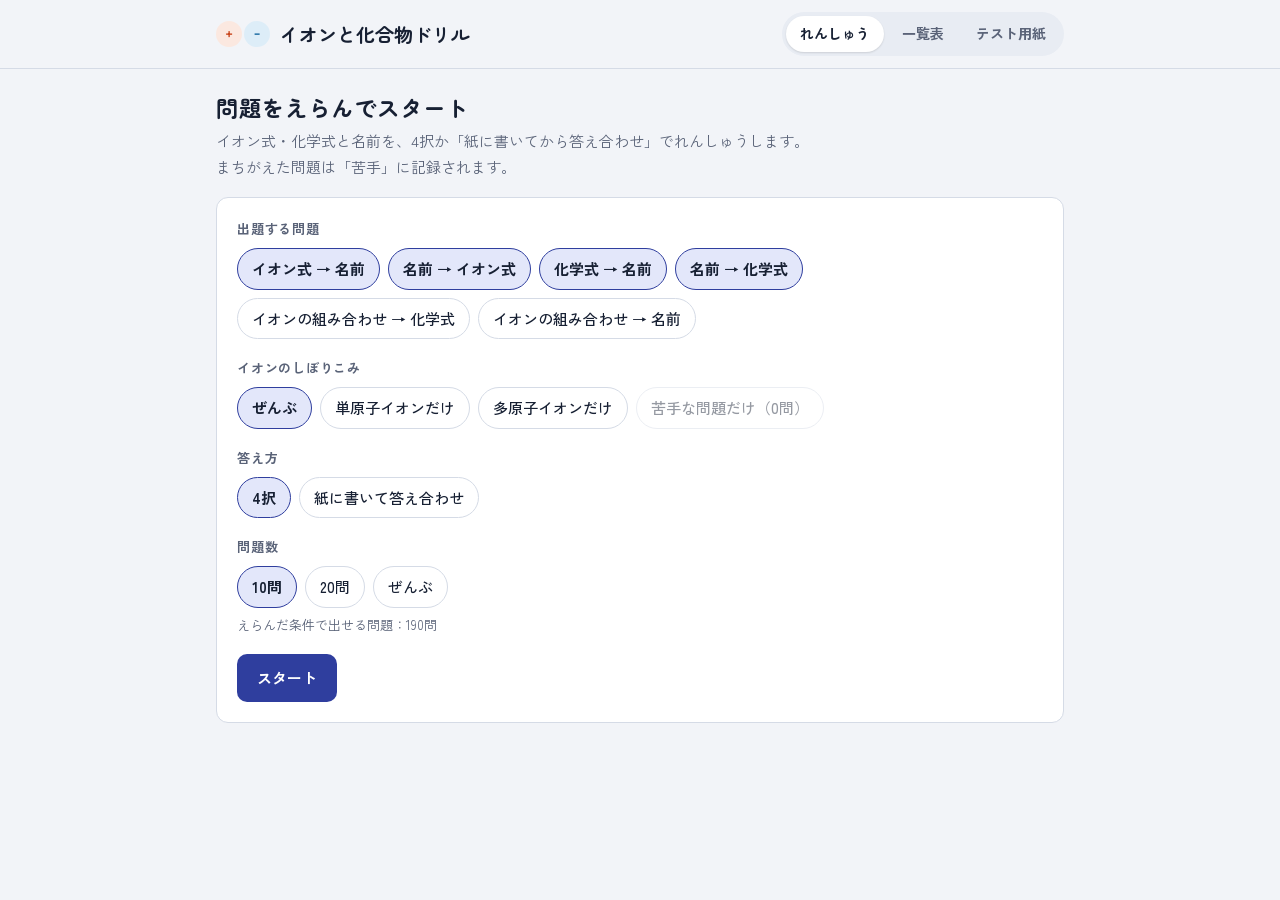
<file: ion-quiz/index.html>
<!doctype html>
<html lang="ja">
<head>
<meta charset="utf-8">
<meta name="viewport" content="width=device-width, initial-scale=1, viewport-fit=cover">
<title>イオンと化合物ドリル</title>
<link rel="preconnect" href="https://fonts.googleapis.com">
<link rel="preconnect" href="https://fonts.gstatic.com" crossorigin>
<link rel="stylesheet" href="https://fonts.googleapis.com/css2?family=Figtree:wght@500;600;700&family=Zen+Kaku+Gothic+New:wght@400;500;700&family=Zen+Maru+Gothic:wght@500;700&display=swap">
<style>
:root{
  --bg:#F2F4F8; --surface:#FFFFFF; --sunk:#E8ECF3; --ink:#172033; --muted:#5A6378; --line:#D5DBE6;
  --accent:#2F3E9E; --accent-ink:#FFFFFF; --accent-soft:#E3E7FA;
  --cat:#C9481F; --cat-soft:#FBE8E0; --ani:#1868A0; --ani-soft:#DDEDF8;
  --ok:#1C7C45; --ok-soft:#DDF2E5; --ng:#B42318; --ng-soft:#FBE3E0;
  --radius:12px;
  --f-display:"Zen Maru Gothic","Hiragino Maru Gothic ProN","Yu Gothic",sans-serif;
  --f-body:"Zen Kaku Gothic New","Hiragino Sans","Yu Gothic","Meiryo",sans-serif;
  --f-chem:"Figtree","Segoe UI","Helvetica Neue",Arial,sans-serif;
}
@media (prefers-color-scheme: dark){
  :root:not([data-theme="light"]){
    color-scheme:dark;
    --bg:#0F131B; --surface:#171D2A; --sunk:#1F2736; --ink:#E7EBF3; --muted:#9BA4B8; --line:#2B3448;
    --accent:#93A2FF; --accent-ink:#0F131B; --accent-soft:#252E55;
    --cat:#F2895F; --cat-soft:#3A2219; --ani:#6DB6EA; --ani-soft:#172E40;
    --ok:#5CCB8A; --ok-soft:#17311F; --ng:#FF8A7E; --ng-soft:#3A1C1A;
  }
}
:root[data-theme="dark"]{
  color-scheme:dark;
  --bg:#0F131B; --surface:#171D2A; --sunk:#1F2736; --ink:#E7EBF3; --muted:#9BA4B8; --line:#2B3448;
  --accent:#93A2FF; --accent-ink:#0F131B; --accent-soft:#252E55;
  --cat:#F2895F; --cat-soft:#3A2219; --ani:#6DB6EA; --ani-soft:#172E40;
  --ok:#5CCB8A; --ok-soft:#17311F; --ng:#FF8A7E; --ng-soft:#3A1C1A;
}
*{box-sizing:border-box}
html,body{margin:0}
body{background:var(--bg);color:var(--ink);font:15px/1.7 var(--f-body);-webkit-text-size-adjust:100%}
.wrap{max-width:880px;margin:0 auto;padding-inline:16px;padding-block:0 48px}
h1,h2,h3{font-family:var(--f-display);text-wrap:balance;line-height:1.3;margin:0}
button{font:inherit;color:inherit}
:focus-visible{outline:3px solid var(--accent);outline-offset:2px}
.chem{font-family:var(--f-chem);font-weight:600;letter-spacing:.01em;white-space:nowrap}
.chem sub{font-size:.68em;vertical-align:-.3em;line-height:0}
.chem sup{font-size:.68em;vertical-align:.62em;line-height:0}

/* header */
.top{position:sticky;top:env(safe-area-inset-top,0px);z-index:5;background:var(--bg);border-bottom:1px solid var(--line)}
.top .wrap{display:flex;align-items:center;gap:12px;flex-wrap:wrap;padding-block:12px;padding-bottom:12px}
.logo{display:flex;align-items:center;gap:10px;margin-right:auto}
.logo-mark{display:flex;gap:2px;font-family:var(--f-chem);font-weight:700;font-size:13px}
.logo-mark span{width:26px;height:26px;border-radius:50%;display:grid;place-items:center}
.logo-mark .c{background:var(--cat-soft);color:var(--cat)}
.logo-mark .a{background:var(--ani-soft);color:var(--ani)}
.logo h1{font-size:19px}
.tabs{display:flex;gap:4px;background:var(--sunk);padding:4px;border-radius:999px}
.tab{border:0;background:transparent;padding:6px 14px;border-radius:999px;cursor:pointer;font-weight:700;font-size:14px;color:var(--muted)}
.tab[aria-selected="true"]{background:var(--surface);color:var(--ink);box-shadow:0 1px 2px rgba(0,0,0,.12)}

section.view{padding-top:24px}
.lead{color:var(--muted);margin:6px 0 0;max-width:40em}

/* setup */
.panel{background:var(--surface);border:1px solid var(--line);border-radius:var(--radius);padding:20px;display:grid;gap:18px;margin-top:18px}
.field-label{font-weight:700;font-size:13px;letter-spacing:.06em;color:var(--muted);margin:0 0 8px}
.chips{display:flex;flex-wrap:wrap;gap:8px}
.chip{position:relative}
.chip input{position:absolute;opacity:0;pointer-events:none}
.chip span{display:inline-flex;align-items:center;gap:6px;padding:7px 14px;border:1.5px solid var(--line);border-radius:999px;cursor:pointer;font-weight:500;background:var(--surface);user-select:none}
.chip input:checked + span{border-color:var(--accent);background:var(--accent-soft);color:var(--ink);font-weight:700}
.chip input:focus-visible + span{outline:3px solid var(--accent);outline-offset:2px}
.chip input:disabled + span{opacity:.45;cursor:not-allowed}
.hint{font-size:13px;color:var(--muted);margin:6px 0 0}
.actions{display:flex;gap:10px;flex-wrap:wrap;align-items:center}
.btn{border:0;border-radius:10px;padding:11px 20px;font-weight:700;cursor:pointer;background:var(--accent);color:var(--accent-ink);font-size:15px}
.btn.ghost{background:transparent;color:var(--ink);border:1.5px solid var(--line)}
.btn.small{padding:7px 14px;font-size:14px}
.btn:disabled{opacity:.45;cursor:not-allowed}

/* quiz */
.qhead{display:flex;align-items:center;gap:12px;font-size:13px;color:var(--muted);font-variant-numeric:tabular-nums}
.bar{flex:1;height:6px;background:var(--sunk);border-radius:99px;overflow:hidden}
.bar i{display:block;height:100%;background:var(--accent);transition:width .25s}
.qcard{background:var(--surface);border:1px solid var(--line);border-radius:var(--radius);padding:28px 20px;margin-top:14px;text-align:center}
.qkind{font-size:13px;font-weight:700;letter-spacing:.06em;color:var(--muted)}
.qprompt{font-size:clamp(30px,7vw,46px);margin:10px 0 4px;font-family:var(--f-display);font-weight:700;line-height:1.3}
.qprompt .chem{font-size:1.08em}
.qprompt.jp{font-size:clamp(24px,5.5vw,34px)}
.qask{color:var(--muted);margin:0}
.combo{display:inline-flex;align-items:center;gap:10px;flex-wrap:wrap;justify-content:center}
.ion{display:inline-flex;align-items:baseline;padding:2px 14px;border-radius:12px}
.ion.c{background:var(--cat-soft);color:var(--cat)}
.ion.a{background:var(--ani-soft);color:var(--ani)}
.plus{color:var(--muted);font-size:.7em}
.choices{display:grid;grid-template-columns:1fr 1fr;gap:10px;margin-top:16px}
@media (max-width:520px){
  .choices{grid-template-columns:1fr;gap:8px;margin-top:12px}
  .choice{min-height:50px;padding:10px 12px;font-size:18px}
  .qcard{padding:18px 14px;margin-top:10px}
  .qprompt{margin:6px 0 2px}
  .top .wrap{gap:8px;padding-block:8px}
  .logo h1{font-size:17px}
  .tab{padding:5px 12px;font-size:13px}
  section.view{padding-top:14px}
}
.choice{background:var(--surface);border:1.5px solid var(--line);border-radius:10px;padding:14px 12px;font-size:19px;cursor:pointer;display:flex;align-items:center;gap:10px;text-align:left;min-height:58px}
.choice .n{flex:none;width:24px;height:24px;border-radius:50%;background:var(--sunk);font:700 12px/24px var(--f-chem);text-align:center;color:var(--muted)}
.choice .t{flex:1}
.choice:hover:not(:disabled){border-color:var(--accent)}
.choice.right{border-color:var(--ok);background:var(--ok-soft)}
.choice.wrong{border-color:var(--ng);background:var(--ng-soft)}
.choice:disabled{cursor:default}
.feedback{margin-top:14px;padding:14px 16px;border-radius:10px;display:flex;align-items:center;gap:12px;flex-wrap:wrap;justify-content:space-between}
.feedback.ok{background:var(--ok-soft);color:var(--ok)}
.feedback.ng{background:var(--ng-soft);color:var(--ng)}
.feedback b{font-size:17px}
.feedback .ans{color:var(--ink)}
.reveal{margin-top:16px;display:grid;gap:12px;justify-items:center}
.reveal .answer{font-size:clamp(26px,6vw,38px);font-family:var(--f-display);font-weight:700}
.selfgrade{display:flex;gap:10px}
.selfgrade .btn{min-width:130px}
.btn.okb{background:var(--ok);color:var(--surface)}
.btn.ngb{background:var(--ng);color:var(--surface)}

/* result */
.score{display:flex;align-items:baseline;gap:8px;font-family:var(--f-display);font-variant-numeric:tabular-nums}
.score b{font-size:56px;line-height:1}
.miss{list-style:none;margin:0;padding:0;border-top:1px solid var(--line)}
.miss li{display:grid;grid-template-columns:1fr 1fr;gap:12px;padding:10px 0;border-bottom:1px solid var(--line);align-items:center}
.miss .q{color:var(--muted)}
.miss .a{font-weight:700;font-size:17px}

/* table */
.tablebar{display:flex;gap:8px;flex-wrap:wrap;align-items:center;margin-top:16px}
.scroll{overflow-x:auto;margin-top:14px;border:1px solid var(--line);border-radius:var(--radius);background:var(--surface)}
table.grid{border-collapse:collapse;min-width:980px;width:100%;font-size:13px}
.grid th,.grid td{border-right:1px solid var(--line);border-bottom:1px solid var(--line);padding:8px 6px;text-align:center;vertical-align:middle}
.grid thead th{background:var(--cat-soft);position:sticky;top:0}
.grid thead th.corner{background:var(--sunk)}
.grid tbody th{background:var(--ani-soft);text-align:left;white-space:nowrap}
.grid .hf{font-size:17px;display:block}
.grid thead .hf{color:var(--cat)}
.grid tbody th .hf{color:var(--ani)}
.grid .hn{font-size:11px;color:var(--muted);font-weight:500;display:block;line-height:1.35}
.grid td .f{font-size:17px;display:block}
.grid td .nm{font-size:11.5px;display:block;line-height:1.35;color:var(--muted)}
.grid td.none{color:var(--muted);font-size:12px}
.grp{writing-mode:vertical-rl;font-size:11px;letter-spacing:.2em;color:var(--muted);background:var(--sunk);width:22px;padding:6px 2px!important}
.cover{cursor:pointer;border-radius:6px;background:var(--sunk);color:var(--sunk);display:inline-block;min-width:70%;transition:background .15s,color .15s}
.cover.open{background:transparent;color:inherit}
.legend{display:flex;gap:14px;flex-wrap:wrap;font-size:13px;color:var(--muted)}
.legend i{display:inline-block;width:12px;height:12px;border-radius:3px;vertical-align:-1px;margin-right:5px}

/* test sheet */
.counts{display:grid}
.count-row{display:flex;align-items:center;gap:10px;flex-wrap:wrap;padding-block:8px;border-bottom:1px solid var(--line)}
.count-row:last-child{border-bottom:0}
.count-row .lbl{flex:1;min-width:11em;font-weight:500}
.count-row.off .lbl{color:var(--muted)}
.count-row .max{font-size:12px;color:var(--muted);font-variant-numeric:tabular-nums}
.stepper{display:inline-flex;align-items:center;border:1.5px solid var(--line);border-radius:10px;overflow:hidden}
.stepper button{border:0;background:var(--sunk);width:40px;height:38px;font-size:18px;cursor:pointer;color:var(--ink)}
.stepper input{width:54px;height:38px;border:0;text-align:center;font:600 17px var(--f-chem);background:var(--surface);color:var(--ink);-moz-appearance:textfield;appearance:textfield}
.stepper input::-webkit-inner-spin-button,.stepper input::-webkit-outer-spin-button{-webkit-appearance:none;margin:0}
.total{font-weight:700;font-variant-numeric:tabular-nums;color:var(--ink)}
.status{font-size:13px;color:var(--muted);min-height:1.4em;margin:0}
.status.err{color:var(--ng)}
.status a{color:var(--accent);font-weight:700}
.note{font-size:13px;color:var(--muted)}

.img-out{margin-top:18px;background:var(--surface);border:1px solid var(--line);border-radius:var(--radius);padding:16px;display:grid;gap:12px}
.img-out-head{display:flex;gap:12px;align-items:flex-start;justify-content:space-between}
.img-out-head p{margin:0}
.img-list{display:grid;grid-template-columns:repeat(auto-fill,minmax(220px,1fr));gap:12px}
.img-list figure{margin:0;display:grid;gap:4px;font-size:12px;color:var(--muted);text-align:center}
.img-list img{width:100%;height:auto;border:1px solid var(--line);-webkit-touch-callout:default}
.pages{margin-top:18px;display:grid;gap:16px;justify-items:center}
.page-slot{overflow:hidden;box-shadow:0 1px 5px rgba(0,0,0,.2);border-radius:2px;background:#fff}
#measure{position:absolute;left:-12000px;top:0;pointer-events:none}
.page{width:210mm;height:297mm;padding:13mm 15mm 9mm;background:#FFFFFF;color:#111;display:flex;flex-direction:column;transform-origin:0 0;font-family:var(--f-body);box-sizing:border-box}
.page .chem{color:#111}
.pg-body{flex:1;min-height:0;overflow:hidden}
.pg-foot{text-align:center;font:12px var(--f-chem);color:#666;padding-top:6px}
.sheet-head{display:flex;justify-content:space-between;align-items:flex-end;gap:16px;border-bottom:2px solid #111;padding-bottom:10px}
.sheet-head h2{font-size:21px}
.sheet-head .sub{font-size:12px;color:#555}
.cont-head{display:flex;justify-content:space-between;align-items:flex-end;font-size:12px;color:#555;border-bottom:1px solid #111;padding-bottom:4px}
.namebox{display:flex;gap:6px;font-size:13px;align-items:flex-end}
.namebox span{border-bottom:1px solid #111;display:inline-block;min-width:34px;height:24px}
.namebox span.w{min-width:130px}
.ans-badge{display:inline-block;color:#C0392B;border:1.5px solid #C0392B;padding:0 8px;border-radius:4px;font-size:13px;font-weight:700;margin-left:8px;vertical-align:3px}
.sec-h{font-family:var(--f-display);font-size:15px;margin:0;padding-top:14px;padding-bottom:4px}
.sec-h span{display:block;padding:3px 10px;background:#EEF0F4;border-radius:4px}
.sec-h small{font-weight:500;color:#666;font-size:12px}
.qrow{display:grid;grid-template-columns:1fr 1fr;column-gap:26px}
.q{display:flex;align-items:flex-end;gap:8px;padding:10px 0 4px;border-bottom:1px dashed #BBB;min-height:50px}
.q .no{font:700 13px var(--f-chem);color:#555;width:28px;flex:none;font-variant-numeric:tabular-nums}
.q .p{flex:none;font-size:17px}
.q .arrow{color:#888;flex:none}
.q .blank{flex:1;text-align:center;color:#C0392B;font-weight:700;font-size:16px;min-height:1.6em;visibility:hidden}
.page.answers .q .blank{visibility:visible}
.q .ion.c,.q .ion.a{background:transparent;padding:0 2px;color:#111}
.q .combo{gap:4px;flex-wrap:nowrap}

@media print{
  @page{size:A4;margin:0}
  :root{padding:0!important}
  html,body{background:#fff!important}
  .top,.noprint,#view-quiz,#view-table{display:none!important}
  #view-test{display:block!important;padding:0}
  .wrap{max-width:none;padding:0!important}
  .pages{display:block;margin:0}
  .page-slot{width:auto!important;height:auto!important;box-shadow:none;border-radius:0;overflow:visible}
  .page{transform:none!important;break-after:page;page-break-after:always}
  .page-slot:last-child .page{break-after:auto;page-break-after:auto}
}
@media (prefers-reduced-motion:reduce){*{transition:none!important}}
</style>
</head>
<body>
<header class="top">
  <div class="wrap">
    <div class="logo">
      <div class="logo-mark" aria-hidden="true"><span class="c">+</span><span class="a">−</span></div>
      <h1>イオンと化合物ドリル</h1>
    </div>
    <nav class="tabs" role="tablist">
      <button class="tab" role="tab" id="tab-quiz" data-view="quiz" aria-selected="true">れんしゅう</button>
      <button class="tab" role="tab" id="tab-table" data-view="table" aria-selected="false">一覧表</button>
      <button class="tab" role="tab" id="tab-test" data-view="test" aria-selected="false">テスト用紙</button>
    </nav>
  </div>
</header>

<main class="wrap">
  <!-- ========== れんしゅう ========== -->
  <section class="view" id="view-quiz">
    <div id="quiz-setup">
      <h2>問題をえらんでスタート</h2>
      <p class="lead">イオン式・化学式と名前を、4択か「紙に書いてから答え合わせ」でれんしゅうします。まちがえた問題は「苦手」に記録されます。</p>
      <div class="panel">
        <div>
          <p class="field-label">出題する問題</p>
          <div class="chips" id="q-types"></div>
        </div>
        <div>
          <p class="field-label">イオンのしぼりこみ</p>
          <div class="chips" id="q-scope">
            <label class="chip"><input type="radio" name="scope" id="scope-all" value="all" checked><span>ぜんぶ</span></label>
            <label class="chip"><input type="radio" name="scope" id="scope-mono" value="単原子"><span>単原子イオンだけ</span></label>
            <label class="chip"><input type="radio" name="scope" id="scope-poly" value="多原子"><span>多原子イオンだけ</span></label>
            <label class="chip"><input type="radio" name="scope" id="scope-weak" value="weak"><span id="weak-label">苦手な問題だけ</span></label>
          </div>
        </div>
        <div>
          <p class="field-label">答え方</p>
          <div class="chips">
            <label class="chip"><input type="radio" name="mode" id="mode-choice" value="choice" checked><span>4択</span></label>
            <label class="chip"><input type="radio" name="mode" id="mode-self" value="self"><span>紙に書いて答え合わせ</span></label>
          </div>
        </div>
        <div>
          <p class="field-label">問題数</p>
          <div class="chips">
            <label class="chip"><input type="radio" name="count" id="count-10" value="10" checked><span>10問</span></label>
            <label class="chip"><input type="radio" name="count" id="count-20" value="20"><span>20問</span></label>
            <label class="chip"><input type="radio" name="count" id="count-all" value="0"><span>ぜんぶ</span></label>
          </div>
          <p class="hint" id="pool-info"></p>
        </div>
        <div class="actions">
          <button class="btn" id="start">スタート</button>
          <button class="btn ghost small" id="clear-weak" hidden>苦手の記録を消す</button>
        </div>
      </div>
    </div>

    <div id="quiz-play" hidden>
      <div class="qhead">
        <span id="q-count">1 / 10</span>
        <div class="bar"><i id="q-bar" style="width:0"></i></div>
        <button class="btn ghost small" id="quit">やめる</button>
      </div>
      <div class="qcard">
        <div class="qkind" id="q-kind"></div>
        <div class="qprompt" id="q-prompt"></div>
        <p class="qask" id="q-ask"></p>
      </div>
      <div class="choices" id="q-choices"></div>
      <div class="reveal" id="q-reveal" hidden></div>
      <div id="q-feedback"></div>
    </div>

    <div id="quiz-result" hidden>
      <h2>おつかれさま！</h2>
      <div class="panel">
        <div class="score"><b id="r-score">0</b><span id="r-total">/ 10 問正解</span></div>
        <p class="hint" id="r-msg"></p>
        <div id="r-miss-wrap">
          <p class="field-label">まちがえた問題</p>
          <ul class="miss" id="r-miss"></ul>
        </div>
        <div class="actions">
          <button class="btn" id="retry-miss">まちがえた問題をもう一度</button>
          <button class="btn ghost" id="back-setup">問題えらびにもどる</button>
        </div>
      </div>
    </div>
  </section>

  <!-- ========== 一覧表 ========== -->
  <section class="view" id="view-table" hidden>
    <h2>イオンと化合物の一覧表</h2>
    <p class="lead">かくしたマスはタップすると答えが出ます。暗記チェックに使ってください。</p>
    <div class="tablebar">
      <div class="chips">
        <label class="chip"><input type="radio" name="hide" id="hide-none" value="none" checked><span>ぜんぶ見る</span></label>
        <label class="chip"><input type="radio" name="hide" id="hide-name" value="name"><span>名前をかくす</span></label>
        <label class="chip"><input type="radio" name="hide" id="hide-formula" value="formula"><span>化学式をかくす</span></label>
      </div>
      <button class="btn ghost small" id="open-all">かくしたマスを全部ひらく</button>
    </div>
    <div class="scroll"><table class="grid" id="grid"></table></div>
    <p class="legend" style="margin-top:10px"><span><i style="background:var(--cat-soft)"></i>陽イオン（＋）</span><span><i style="background:var(--ani-soft)"></i>陰イオン（－）</span><span>「—」は化合物をつくらない組み合わせ（NH<sub>3</sub>＋H<sub>2</sub>Oになる）</span></p>
  </section>

  <!-- ========== テスト用紙 ========== -->
  <section class="view" id="view-test" hidden>
    <div class="noprint">
      <h2>テスト用紙をつくる</h2>
      <p class="lead">問題はランダムにえらばれます。A4サイズで自動でページ分けするので、問題や見出しの途中でページが切れることはありません。</p>
      <div class="panel">
        <div>
          <p class="field-label">問題の種類と問題数（0にすると出題しません）</p>
          <div class="counts" id="t-counts"></div>
          <p class="hint">合計 <span class="total" id="t-total">0</span> 問</p>
        </div>
        <div>
          <p class="field-label">つくるもの</p>
          <div class="chips">
            <label class="chip"><input type="radio" name="tout" id="tout-both" value="both" checked><span>問題用紙＋解答</span></label>
            <label class="chip"><input type="radio" name="tout" id="tout-q" value="q"><span>問題用紙だけ</span></label>
            <label class="chip"><input type="radio" name="tout" id="tout-a" value="a"><span>解答だけ</span></label>
          </div>
        </div>
        <div class="actions">
          <button class="btn" id="pdf-test">PDFをダウンロード</button>
          <button class="btn" id="img-test" hidden>画像にして保存</button>
          <button class="btn ghost" id="print-test" hidden>印刷する</button>
          <button class="btn ghost" id="make-test">問題を入れかえる</button>
        </div>
        <p class="status" id="t-status" aria-live="polite"></p>
      </div>
      <div class="img-out" id="img-out" hidden>
        <div class="img-out-head"><p><b>画像を長押しして「"写真"に追加」</b>を選ぶと保存できます。写真アプリから印刷やAirDropもできます。</p><button class="btn ghost small" id="img-close">閉じる</button></div>
        <div class="img-list" id="img-list"></div>
      </div>
    </div>
    <div class="pages" id="pages"></div>
  </section>
</main>

<script src="data.js"></script>
<script>
(function(){
"use strict";

/* ---------- 表示用ヘルパー ---------- */
function esc(s){return String(s).replace(/[&<>"]/g,function(c){return {"&":"&amp;","<":"&lt;",">":"&gt;","\"":"&quot;"}[c];});}
// "Al2(SO4)3" → Al<sub>2</sub>(SO<sub>4</sub>)<sub>3</sub>
function chem(f){return '<span class="chem">'+esc(f).replace(/(\d+)/g,"<sub>$1</sub>")+"</span>";}
function chargeHTML(c){return "<sup>"+esc(c).replace(/-/g,"−")+"</sup>";}
function ionHTML(ion){return '<span class="chem">'+esc(ion.formula).replace(/(\d+)/g,"<sub>$1</sub>")+chargeHTML(ion.charge)+"</span>";}
function shuffle(a){a=a.slice();for(var i=a.length-1;i>0;i--){var j=Math.floor(Math.random()*(i+1));var t=a[i];a[i]=a[j];a[j]=t;}return a;}
function sample(a,n){return shuffle(a).slice(0,n);}

var store={
  get:function(k,fb){try{var v=localStorage.getItem(k);return v?JSON.parse(v):fb;}catch(e){return fb;}},
  set:function(k,v){try{localStorage.setItem(k,JSON.stringify(v));}catch(e){}}
};

/* ---------- 問題の種類 ---------- */
var TYPES=[
  {id:"ionName",  label:"イオン式 → 名前",   kind:"イオンの名前", ask:"このイオンの名前は？"},
  {id:"nameIon",  label:"名前 → イオン式",   kind:"イオン式",     ask:"このイオンのイオン式は？"},
  {id:"cmpName",  label:"化学式 → 名前",     kind:"物質の名前",   ask:"この物質の名前は？"},
  {id:"nameCmp",  label:"名前 → 化学式",     kind:"化学式",       ask:"この物質の化学式は？"},
  {id:"combine",  label:"イオンの組み合わせ → 化学式", kind:"組み合わせ（化学式）", ask:"この2つのイオンでできる物質の化学式は？"},
  {id:"combineName", label:"イオンの組み合わせ → 名前", kind:"組み合わせ（名前）", ask:"この2つのイオンでできる物質の名前は？"}
];
var TYPE_BY_ID={};TYPES.forEach(function(t){TYPE_BY_ID[t.id]=t;});

var CAT_BY_ID={},ANI_BY_ID={};
CATIONS.forEach(function(c){c.sign="+";CAT_BY_ID[c.id]=c;});
ANIONS.forEach(function(a){a.sign="-";ANI_BY_ID[a.id]=a;});
var ALL_IONS=CATIONS.concat(ANIONS);

// 化合物リスト
var CMPS=[];
ANIONS.forEach(function(a){
  var row=COMPOUNDS[a.id]||{};
  CATIONS.forEach(function(c){
    var v=row[c.id];
    if(v) CMPS.push({formula:v[0],name:v[1],cat:c,ani:a});
  });
});

/* ---------- まちがい選択肢づくり ---------- */
function chargeNum(ch){var m=/(\d)/.exec(ch);return m?+m[1]:1;}
function isPoly(ion){return /[A-Z].*[A-Z]/.test(ion.formula)||/\d/.test(ion.formula);}
function part(ion,n){if(n===1)return ion.formula;return (isPoly(ion)?"("+ion.formula+")":ion.formula)+n;}
// 数の比をわざと変えた化学式
function ratioVariants(c,a,correct){
  var pairs=[[1,1],[1,2],[2,1],[1,3],[3,1],[2,3],[3,2]];
  var out=[];
  pairs.forEach(function(p){
    var f=part(c,p[0])+part(a,p[1]);
    if(f!==correct&&out.indexOf(f)<0)out.push(f);
  });
  // 多原子イオンのかっこ忘れ
  if(/\)\d/.test(correct)){var nob=correct.replace(/\(([^)]+)\)(\d)/g,"$1$2");if(nob!==correct&&out.indexOf(nob)<0)out.unshift(nob);}
  return out;
}
function pickOthers(pool,correctKey,n){
  var seen={};seen[correctKey]=1;var out=[];
  shuffle(pool).forEach(function(x){if(out.length<n&&!seen[x.key]){seen[x.key]=1;out.push(x);}});
  return out;
}
function chargeVariants(ion){
  var set=ion.sign==="+"?["+","2+","3+"]:["-","2-","3-"];
  return set.filter(function(c){return c!==ion.charge;}).map(function(c){return {formula:ion.formula,charge:c};});
}

/* ---------- 問題バンク ---------- */
function buildBank(){
  var bank=[];
  ALL_IONS.forEach(function(ion){
    var group=ion.sign==="+"?"陽イオン":ion.group;
    var same=ALL_IONS.filter(function(x){return x.sign===ion.sign&&x!==ion;});
    bank.push({qid:"ionName:"+ion.id,type:"ionName",groups:[group],
      prompt:ionHTML(ion),promptJP:false,answerKey:ion.name,answer:esc(ion.name),
      distract:function(){return pickOthers(same.map(function(x){return {key:x.name,html:esc(x.name)};}),ion.name,3);}});
    bank.push({qid:"nameIon:"+ion.id,type:"nameIon",groups:[group],
      prompt:esc(ion.name),promptJP:true,answerKey:ion.formula+ion.charge,answer:ionHTML(ion),
      distract:function(){
        var cv=sample(chargeVariants(ion),2).map(function(v){return {key:v.formula+v.charge,html:ionHTML(v)};});
        var other=pickOthers(same.map(function(x){return {key:x.formula+x.charge,html:ionHTML(x)};}),ion.formula+ion.charge,3-cv.length);
        return cv.concat(other);
      }});
  });
  var seenName={};
  CMPS.forEach(function(m){
    var groups=["陽イオン",m.ani.group];
    var related=CMPS.filter(function(x){return x!==m&&(x.cat===m.cat||x.ani===m.ani);});
    var formulaDistract=function(){
      var rv=(m.cat.id==="H"&&(m.ani.id==="O"||m.ani.id==="OH"))?[]:ratioVariants(m.cat,m.ani,m.formula);
      var picks=sample(rv,Math.min(2,rv.length)).map(function(f){return {key:f,html:chem(f)};});
      var keys={};keys[m.formula]=1;picks.forEach(function(p){keys[p.key]=1;});
      var rest=shuffle(related).filter(function(x){if(keys[x.formula])return false;keys[x.formula]=1;return true;})
        .slice(0,3-picks.length).map(function(x){return {key:x.formula,html:chem(x.formula)};});
      return picks.concat(rest);
    };
    if(!seenName[m.formula]){
      seenName[m.formula]=1;
      bank.push({qid:"cmpName:"+m.formula,type:"cmpName",groups:groups,
        prompt:chem(m.formula),promptJP:false,answerKey:m.name,answer:esc(m.name),
        distract:function(){return pickOthers(related.map(function(x){return {key:x.name,html:esc(x.name)};}),m.name,3);}});
      bank.push({qid:"nameCmp:"+m.formula,type:"nameCmp",groups:groups,
        prompt:esc(m.name),promptJP:true,answerKey:m.formula,answer:chem(m.formula),distract:formulaDistract});
    }
    var pair='<span class="combo"><span class="ion c">'+ionHTML(m.cat)+'</span><span class="plus">と</span><span class="ion a">'+ionHTML(m.ani)+"</span></span>";
    bank.push({qid:"combine:"+m.cat.id+"-"+m.ani.id,type:"combine",groups:groups,
      prompt:pair,promptJP:false,answerKey:m.formula,answer:chem(m.formula),note:esc(m.name),distract:formulaDistract});
    bank.push({qid:"combineName:"+m.cat.id+"-"+m.ani.id,type:"combineName",groups:groups,
      prompt:pair,promptJP:false,answerKey:m.name,answer:esc(m.name),note:chem(m.formula),
      distract:function(){return pickOthers(related.map(function(x){return {key:x.name,html:esc(x.name)};}),m.name,3);}});
  });
  return bank;
}
var BANK=buildBank();
var BANK_BY_ID={};BANK.forEach(function(q){BANK_BY_ID[q.qid]=q;});

/* ---------- 苦手の記録 ---------- */
var weak=store.get("ionquiz_weak",{});
function saveWeak(){store.set("ionquiz_weak",weak);}

/* ---------- タブ ---------- */
var $=function(id){return document.getElementById(id);};
function showView(name){
  document.querySelectorAll(".tab").forEach(function(t){t.setAttribute("aria-selected",t.dataset.view===name?"true":"false");});
  ["quiz","table","test"].forEach(function(v){$("view-"+v).hidden=v!==name;});
  store.set("ionquiz_tab",name);
  if(name==="test"&&typeof fitPages==="function")fitPages();
}
document.querySelectorAll(".tab").forEach(function(t){t.addEventListener("click",function(){showView(t.dataset.view);});});

/* ---------- れんしゅう：設定 ---------- */
function typeChips(container,prefix,defaults){
  container.innerHTML=TYPES.map(function(t){
    return '<label class="chip"><input type="checkbox" id="'+prefix+"-"+t.id+'" value="'+t.id+'"'+(defaults.indexOf(t.id)>=0?" checked":"")+"><span>"+esc(t.label)+"</span></label>";
  }).join("");
}
typeChips($("q-types"),"qt",["ionName","nameIon","cmpName","nameCmp"]);
function checked(container){return Array.prototype.map.call(container.querySelectorAll("input:checked"),function(i){return i.value;});}
function radio(name){var el=document.querySelector('input[name="'+name+'"]:checked');return el?el.value:null;}

function currentPool(){
  var types=checked($("q-types"));var scope=radio("scope");
  return BANK.filter(function(q){
    if(types.indexOf(q.type)<0)return false;
    if(scope==="weak")return !!weak[q.qid];
    if(scope==="単原子"||scope==="多原子"){
      if(q.type==="ionName"||q.type==="nameIon")return q.groups[0]===scope;
      return q.groups.indexOf(scope)>=0;
    }
    return true;
  });
}
function refreshSetup(){
  var nWeak=Object.keys(weak).length;
  $("weak-label").textContent="苦手な問題だけ（"+nWeak+"問）";
  $("scope-weak").disabled=nWeak===0;
  if(nWeak===0&&$("scope-weak").checked)$("scope-all").checked=true;
  $("clear-weak").hidden=nWeak===0;
  var pool=currentPool();
  $("pool-info").textContent="えらんだ条件で出せる問題："+pool.length+"問";
  $("start").disabled=pool.length===0;
}
$("quiz-setup").addEventListener("change",refreshSetup);
$("clear-weak").addEventListener("click",function(){weak={};saveWeak();refreshSetup();});

/* ---------- れんしゅう：出題 ---------- */
var run=null;
function startRun(questions){
  run={qs:questions,i:0,score:0,miss:[],mode:radio("mode")};
  $("quiz-setup").hidden=true;$("quiz-result").hidden=true;$("quiz-play").hidden=false;
  renderQ();
}
$("start").addEventListener("click",function(){
  var pool=shuffle(currentPool());var n=+radio("count");
  startRun(n?pool.slice(0,n):pool);
});
$("quit").addEventListener("click",backToSetup);
function backToSetup(){run=null;$("quiz-play").hidden=true;$("quiz-result").hidden=true;$("quiz-setup").hidden=false;refreshSetup();}

// 正解を必ず1つ入れ、重複のない4択にする（足りなければ同じ種類の問題の答えで補う）
function buildChoices(q){
  var opts=[{key:q.answerKey,html:q.answer}],seen={};seen[q.answerKey]=1;
  q.distract().concat(shuffle(BANK.filter(function(x){return x.type===q.type;}).map(function(x){return {key:x.answerKey,html:x.answer};})))
    .forEach(function(o){if(opts.length<4&&!seen[o.key]){seen[o.key]=1;opts.push(o);}});
  return shuffle(opts);
}
function renderQ(){
  var q=run.qs[run.i];var t=TYPE_BY_ID[q.type];
  $("q-count").textContent=(run.i+1)+" / "+run.qs.length;
  $("q-bar").style.width=(run.i/run.qs.length*100)+"%";
  $("q-kind").textContent=t.kind;
  $("q-prompt").innerHTML=q.prompt;
  $("q-prompt").className="qprompt"+(q.promptJP?" jp":"");
  $("q-ask").textContent=t.ask;
  $("q-feedback").innerHTML="";
  try{window.scrollTo(0,0);}catch(e){}
  var ch=$("q-choices"),rv=$("q-reveal");
  if(run.mode==="choice"){
    rv.hidden=true;ch.hidden=false;
    var opts=buildChoices(q);
    ch.innerHTML=opts.map(function(o,i){
      return '<button class="choice" data-key="'+esc(o.key)+'"><span class="n">'+(i+1)+'</span><span class="t">'+o.html+"</span></button>";
    }).join("");
    run.shownAt=Date.now();
    ch.querySelectorAll(".choice").forEach(function(b){b.addEventListener("click",function(){
      // 「次へ」の連続タップが、次の問題の選択肢に当たってしまうのを防ぐ
      if(Date.now()-run.shownAt<500)return;
      answerChoice(b);
    });});
  }else{
    ch.hidden=true;rv.hidden=false;
    rv.innerHTML='<p class="note">ノートに答えを書いてから押してね</p><button class="btn" id="show-answer">答えを見る</button>';
    $("show-answer").addEventListener("click",function(){
      rv.innerHTML='<div class="answer">'+q.answer+"</div>"+(q.note?'<div class="note">'+q.note+"</div>":"")+
        '<div class="selfgrade"><button class="btn okb" id="sg-ok">○ できた</button><button class="btn ngb" id="sg-ng">× まちがえた</button></div>';
      $("sg-ok").addEventListener("click",function(){grade(true);next();});
      $("sg-ng").addEventListener("click",function(){grade(false);next();});
      $("sg-ok").focus();
    });
  }
}
function grade(ok){
  var q=run.qs[run.i];
  if(ok){run.score++;if(weak[q.qid]){weak[q.qid]--;if(weak[q.qid]<=0)delete weak[q.qid];}}
  else{run.miss.push(q);weak[q.qid]=2;} // まちがえた問題は2回正解するまで「苦手」に残る
  saveWeak();
}
function answerChoice(btn){
  var q=run.qs[run.i];var ok=btn.dataset.key===q.answerKey;
  $("q-choices").querySelectorAll(".choice").forEach(function(b){
    b.disabled=true;
    if(b.dataset.key===q.answerKey)b.classList.add("right");
  });
  if(!ok)btn.classList.add("wrong");
  grade(ok);
  var last=run.i===run.qs.length-1;
  $("q-feedback").innerHTML='<div class="feedback '+(ok?"ok":"ng")+'"><div><b>'+(ok?"○ 正解！":"× ざんねん")+"</b>"+
    (ok?(q.note?' <span class="ans">'+q.note+"</span>":""):' <span class="ans">答え：'+q.answer+(q.note?"（"+q.note+"）":"")+"</span>")+
    '</div><button class="btn small" id="next">'+(last?"結果を見る":"次へ")+"</button></div>";
  $("next").addEventListener("click",next);$("next").focus({preventScroll:true});
  var fb=$("q-feedback");if(fb.getBoundingClientRect().bottom>window.innerHeight)fb.scrollIntoView({block:"end",behavior:"smooth"});
}
function next(){
  run.i++;
  if(run.i>=run.qs.length)showResult();else renderQ();
}
document.addEventListener("keydown",function(e){
  if(!run||$("quiz-play").hidden||$("view-quiz").hidden)return;
  if(/^[1-4]$/.test(e.key)){var b=$("q-choices").querySelectorAll(".choice")[+e.key-1];if(b&&!b.disabled)b.click();}
});
function showResult(){
  $("quiz-play").hidden=true;$("quiz-result").hidden=false;
  var total=run.qs.length;
  $("r-score").textContent=run.score;$("r-total").textContent="/ "+total+" 問正解";
  var rate=run.score/total;
  $("r-msg").textContent=rate===1?"全問正解！この調子。":rate>=.8?"あと少し。まちがえた問題を見なおそう。":"一覧表で確かめてから、もう一度チャレンジしよう。";
  $("r-miss-wrap").hidden=run.miss.length===0;$("retry-miss").hidden=run.miss.length===0;
  $("r-miss").innerHTML=run.miss.map(function(q){
    return '<li><span class="q">'+q.prompt+"</span><span class=\"a\">"+q.answer+(q.note?' <span class="note">'+q.note+"</span>":"")+"</span></li>";
  }).join("");
  $("q-bar").style.width="100%";
}
$("retry-miss").addEventListener("click",function(){startRun(shuffle(run.miss));});
$("back-setup").addEventListener("click",backToSetup);

/* ---------- 一覧表 ---------- */
function renderGrid(){
  var hide=radio("hide");
  var cover=function(inner,on){return on?'<span class="cover" role="button" tabindex="0">'+inner+"</span>":inner;};
  var h='<thead><tr><th class="corner" colspan="2"></th>'+CATIONS.map(function(c){
    return '<th><span class="hf">'+cover(ionHTML(c),hide==="formula")+'</span><span class="hn">'+cover(esc(c.name),hide==="name")+"</span></th>";
  }).join("")+"</tr></thead><tbody>";
  var groups=[];ANIONS.forEach(function(a){if(groups.indexOf(a.group)<0)groups.push(a.group);});
  groups.forEach(function(g){
    var rows=ANIONS.filter(function(a){return a.group===g;});
    rows.forEach(function(a,ri){
      h+="<tr>"+(ri===0?'<th class="grp" rowspan="'+rows.length+'">'+esc(g)+"イオン</th>":"")+
        '<th><span class="hf">'+cover(ionHTML(a),hide==="formula")+'</span><span class="hn">'+cover(esc(a.name),hide==="name")+"</span></th>";
      CATIONS.forEach(function(c){
        var v=(COMPOUNDS[a.id]||{})[c.id];
        if(!v){h+='<td class="none">—</td>';return;}
        h+='<td><span class="f">'+cover(chem(v[0]),hide==="formula")+'</span><span class="nm">'+cover(esc(v[1]),hide==="name")+"</span></td>";
      });
      h+="</tr>";
    });
  });
  $("grid").innerHTML=h+"</tbody>";
}
$("view-table").addEventListener("change",function(e){if(e.target.name==="hide")renderGrid();});
$("grid").addEventListener("click",function(e){var c=e.target.closest(".cover");if(c)c.classList.toggle("open");});
$("grid").addEventListener("keydown",function(e){var c=e.target.closest(".cover");if(c&&(e.key==="Enter"||e.key===" ")){e.preventDefault();c.classList.toggle("open");}});
$("open-all").addEventListener("click",function(){$("grid").querySelectorAll(".cover").forEach(function(c){c.classList.add("open");});});

/* ---------- テスト用紙 ---------- */
var SECTION_TITLE={
  ionName:"次のイオンの名前を書きなさい。",
  nameIon:"次のイオンをイオン式で書きなさい。",
  cmpName:"次の化学式で表される物質の名前を書きなさい。",
  nameCmp:"次の物質を化学式で書きなさい。",
  combine:"次の2つのイオンからできる物質の化学式を書きなさい。",
  combineName:"次の2つのイオンからできる物質の名前を書きなさい。"
};
var ROMAN=["Ⅰ","Ⅱ","Ⅲ","Ⅳ","Ⅴ","Ⅵ","Ⅶ","Ⅷ","Ⅸ","Ⅹ"];
var TEST_TITLE="イオンと化合物 確認テスト";
var POOL_BY_TYPE={};TYPES.forEach(function(t){POOL_BY_TYPE[t.id]=BANK.filter(function(q){return q.type===t.id;});});
var DEFAULT_COUNTS={ionName:10,nameIon:10,cmpName:10,nameCmp:10,combine:0,combineName:0};
var tCounts=Object.assign({},DEFAULT_COUNTS,store.get("ionquiz_tcounts",{}));
var testSel={}; // 種類ごとに出題する問題のqid

function renderCounts(){
  $("t-counts").innerHTML=TYPES.map(function(t){
    var max=POOL_BY_TYPE[t.id].length;var v=Math.min(tCounts[t.id]||0,max);tCounts[t.id]=v;
    return '<div class="count-row'+(v?"":" off")+'" data-type="'+t.id+'"><span class="lbl">'+esc(t.label)+'</span><span class="max">最大'+max+"問</span>"+
      '<span class="stepper"><button type="button" data-d="-1" aria-label="へらす">−</button>'+
      '<input type="number" id="tc-'+t.id+'" min="0" max="'+max+'" value="'+v+'" inputmode="numeric" aria-label="'+esc(t.label)+'の問題数">'+
      '<button type="button" data-d="1" aria-label="ふやす">＋</button></span></div>';
  }).join("");
  updateTotal();
}
function updateTotal(){var s=0;TYPES.forEach(function(t){s+=tCounts[t.id]||0;});$("t-total").textContent=s;}
function setCount(type,v){
  var max=POOL_BY_TYPE[type].length;
  v=Math.max(0,Math.min(max,Math.round(+v||0)));
  tCounts[type]=v;store.set("ionquiz_tcounts",tCounts);
  var row=$("t-counts").querySelector('[data-type="'+type+'"]');
  row.querySelector("input").value=v;row.classList.toggle("off",!v);
  syncSelection(type,false);updateTotal();layoutTest();
}
$("t-counts").addEventListener("click",function(e){
  var b=e.target.closest("button[data-d]");if(!b)return;
  var type=b.closest(".count-row").dataset.type;setCount(type,(tCounts[type]||0)+(+b.dataset.d));
});
$("t-counts").addEventListener("change",function(e){
  if(e.target.tagName==="INPUT")setCount(e.target.closest(".count-row").dataset.type,e.target.value);
});
// 数を変えたときは、すでにえらばれている問題を残したまま足し引きする
function syncSelection(type,reshuffle){
  var n=tCounts[type]||0;
  var cur=reshuffle?[]:(testSel[type]||[]).slice(0,n);
  if(cur.length<n){
    var rest=shuffle(POOL_BY_TYPE[type].filter(function(q){return cur.indexOf(q.qid)<0;}));
    cur=cur.concat(rest.slice(0,n-cur.length).map(function(q){return q.qid;}));
  }
  testSel[type]=cur;
}
function newTest(){TYPES.forEach(function(t){syncSelection(t.id,true);});layoutTest();}

function measureHost(){
  var h=$("measure");
  if(!h){h=document.createElement("div");h.id="measure";h.setAttribute("aria-hidden","true");document.body.appendChild(h);}
  return h;
}
function firstHead(ans){
  return '<div class="sheet-head"><div><h2>'+TEST_TITLE+(ans?'<span class="ans-badge">解答</span>':"")+'</h2><div class="sub">イオン式・化学式と名前</div></div>'+
    '<div class="namebox"><span></span>年<span></span>組<span></span>番　名前<span class="w"></span></div></div>';
}
function contHead(ans){
  return '<div class="cont-head"><span>'+TEST_TITLE+(ans?"（解答）":"")+'</span><span class="namebox">名前<span class="w"></span></span></div>';
}
function qRowHTML(qs,startNo){
  return '<div class="qrow">'+qs.map(function(q,i){
    return '<div class="q"><span class="no">('+(startNo+i)+')</span><span class="p">'+q.prompt+'</span><span class="arrow">→</span><span class="blank">'+q.answer+"</span></div>";
  }).join("")+"</div>";
}
function el(html){var d=document.createElement("div");d.innerHTML=html;return d.firstChild;}

// 1ページに入るだけ入れて、あふれたら次のページへ。見出しだけがページの最後に残らないようにする
function buildPages(ans){
  var host=measureHost();
  var sections=TYPES.filter(function(t){return (testSel[t.id]||[]).length;}).map(function(t){
    return {type:t.id,qs:testSel[t.id].map(function(id){return BANK_BY_ID[id];})};
  });
  var pages=[],page,body;
  function newPage(){
    page=document.createElement("div");page.className="page"+(ans?" answers":"");
    page.innerHTML=(pages.length?contHead(ans):firstHead(ans))+'<div class="pg-body"></div><div class="pg-foot">問題　0 / 0</div>';
    host.appendChild(page);body=page.querySelector(".pg-body");pages.push(page);
  }
  function fits(){return body.scrollHeight<=body.clientHeight+1;}
  newPage();
  if(!sections.length)body.innerHTML='<p class="note" style="padding-top:16px">問題数がすべて0です。上で問題数を決めてください。</p>';
  var no=1;
  sections.forEach(function(sec,si){
    var headHTML=function(cont){return '<h3 class="sec-h"><span>'+ROMAN[si]+"　"+SECTION_TITLE[sec.type]+(cont?" <small>（つづき）</small>":"")+"</span></h3>";};
    for(var i=0;i<sec.qs.length;i+=2){
      var row=el(qRowHTML(sec.qs.slice(i,i+2),no));no+=Math.min(2,sec.qs.length-i);
      if(i===0){
        var h=el(headHTML(false));body.appendChild(h);body.appendChild(row);
        if(!fits()&&body.childElementCount>2){body.removeChild(h);body.removeChild(row);newPage();body.appendChild(h);body.appendChild(row);}
      }else{
        body.appendChild(row);
        if(!fits()){body.removeChild(row);newPage();body.appendChild(el(headHTML(true)));body.appendChild(row);}
      }
    }
  });
  pages.forEach(function(p,i){p.querySelector(".pg-foot").textContent=(ans?"解答":"問題")+"　"+(i+1)+" / "+pages.length;});
  return pages;
}
var PAGE_W=210*96/25.4,PAGE_H=297*96/25.4;
function layoutTest(){
  $("img-out").hidden=true;$("img-list").innerHTML="";
  var mode=radio("tout");var out=[];
  if(mode!=="a")out=out.concat(buildPages(false));
  if(mode!=="q")out=out.concat(buildPages(true));
  var box=$("pages");box.innerHTML="";
  out.forEach(function(p){var s=document.createElement("div");s.className="page-slot";s.appendChild(p);box.appendChild(s);});
  measureHost().innerHTML="";
  fitPages();
}
function fitPages(){
  var w=$("pages").clientWidth;if(!w)return;
  var s=Math.min(1,w/PAGE_W);
  $("pages").querySelectorAll(".page-slot").forEach(function(slot){
    slot.style.width=(PAGE_W*s)+"px";slot.style.height=(PAGE_H*s)+"px";
    slot.firstChild.style.transform=s<1?"scale("+s+")":"";
  });
}
window.addEventListener("resize",fitPages);
$("make-test").addEventListener("click",newTest);
document.querySelectorAll('input[name="tout"]').forEach(function(r){r.addEventListener("change",layoutTest);});

/* ---------- 印刷・PDF ---------- */
// 埋めこみ表示（iframe）では印刷できないので、印刷ボタンは単独で開いたときだけ出す
var topLevel=false;try{topLevel=window.self===window.top;}catch(e){}
$("print-test").hidden=!topLevel;
$("print-test").addEventListener("click",function(){window.print();});

function setStatus(html,err){var s=$("t-status");s.innerHTML=html;s.classList.toggle("err",!!err);}
// claude.ai 上ではファイル保存の機能を使う（ないときは null）
var dlPromise=(function(){
  try{if(window.claude&&typeof window.claude.use==="function")return window.claude.use("downloads").catch(function(){return null;});}catch(e){}
  return Promise.resolve(null);
})();
if(!topLevel){
  $("pdf-test").hidden=true;$("img-test").hidden=false;
  dlPromise.then(function(dl){$("pdf-test").hidden=!dl;$("img-test").hidden=!!dl;});
}

var libsPromise=null;
function loadScript(src){return new Promise(function(res,rej){var s=document.createElement("script");s.src=src;s.onload=res;s.onerror=function(){rej(new Error("load "+src));};document.head.appendChild(s);});}
function loadLibs(){
  if(!libsPromise){
    libsPromise=Promise.all([
      loadScript("https://cdnjs.cloudflare.com/ajax/libs/html2canvas/1.4.1/html2canvas.min.js"),
      loadScript("https://cdnjs.cloudflare.com/ajax/libs/jspdf/2.5.1/jspdf.umd.min.js")
    ]).catch(function(e){libsPromise=null;throw e;});
  }
  return libsPromise;
}
// 表示中の各ページを画像（JPEG）にする
async function renderPageImages(label){
  await loadLibs();
  if(document.fonts&&document.fonts.ready)await document.fonts.ready;
  var pages=$("pages").querySelectorAll(".page");var host=measureHost();var out=[];
  try{
    for(var i=0;i<pages.length;i++){
      setStatus(label+"を作成中… "+(i+1)+" / "+pages.length+" ページ");
      var clone=pages[i].cloneNode(true);clone.style.transform="";
      host.innerHTML="";host.appendChild(clone);
      var canvas=await window.html2canvas(clone,{scale:2,backgroundColor:"#ffffff",logging:false,scrollX:0,scrollY:0});
      out.push({src:canvas.toDataURL("image/jpeg",0.9),foot:pages[i].querySelector(".pg-foot").textContent});
    }
  }finally{host.innerHTML="";}
  return out;
}
async function makePdf(){
  var imgs=await renderPageImages("PDF");
  var pdf=new window.jspdf.jsPDF({unit:"mm",format:"a4",orientation:"portrait",compress:true});
  imgs.forEach(function(im,i){if(i>0)pdf.addPage();pdf.addImage(im.src,"JPEG",0,0,210,297);});
  return pdf.output("blob");
}
// ファイル保存が使えない表示（claude.ai にログインしていない人など）では、画像にして長押しで保存してもらう
$("img-test").addEventListener("click",async function(){
  var btn=this;btn.disabled=true;
  try{
    var imgs=await renderPageImages("画像");
    $("img-list").innerHTML=imgs.map(function(im){return '<figure><img src="'+im.src+'" alt="'+esc(im.foot)+'ページ"><figcaption>'+esc(im.foot)+"</figcaption></figure>";}).join("");
    $("img-out").hidden=false;setStatus("");
    $("img-out").scrollIntoView({behavior:"smooth",block:"start"});
  }catch(e){
    setStatus("画像を作れませんでした。インターネットにつながっているか確かめて、もう一度押してください。",true);
  }finally{btn.disabled=false;}
});
$("img-close").addEventListener("click",function(){$("img-out").hidden=true;$("img-list").innerHTML="";});
function pdfName(){
  var d=new Date();var ymd=d.getFullYear()+("0"+(d.getMonth()+1)).slice(-2)+("0"+d.getDate()).slice(-2);
  var mode=radio("tout");
  return "イオン確認テスト_"+ymd+(mode==="a"?"_解答":mode==="q"?"_問題":"")+".pdf";
}
var lastUrl=null;
$("pdf-test").addEventListener("click",async function(){
  var btn=this;btn.disabled=true;
  try{
    var blob=await makePdf();var name=pdfName();
    var dl=await dlPromise;
    if(dl){
      try{await dl.save({filename:name,data:blob});setStatus("PDFを保存しました（"+esc(name)+"）");}
      catch(e){
        if(e&&e.code==="declined")setStatus("保存を取りやめました。");
        else if(e&&e.code==="rate_limited")setStatus("保存画面がすでに開いています。そちらを閉じてから、もう一度押してください。",true);
        else setStatus("このページではPDFを保存できませんでした。",true);
      }
    }else{
      if(lastUrl)URL.revokeObjectURL(lastUrl);
      lastUrl=URL.createObjectURL(blob);
      var a=document.createElement("a");a.href=lastUrl;a.download=name;document.body.appendChild(a);a.click();a.remove();
      setStatus('PDFを作成しました。保存画面が出ないときは <a href="'+lastUrl+'" download="'+esc(name)+'" target="_blank" rel="noopener">ここをタップ</a> してください。');
    }
  }catch(e){
    setStatus("PDFを作れませんでした。インターネットにつながっているか確かめて、もう一度押してください。",true);
  }finally{btn.disabled=false;}
});
/* ---------- 起動 ---------- */
renderCounts();refreshSetup();renderGrid();newTest();
if(document.fonts&&document.fonts.ready)document.fonts.ready.then(layoutTest);
var lastTab=store.get("ionquiz_tab","quiz");
var hash=(location.hash||"").slice(1);
showView(["quiz","table","test"].indexOf(hash)>=0?hash:(["quiz","table","test"].indexOf(lastTab)>=0?lastTab:"quiz"));
})();
</script>
</body>
</html>
</file>
